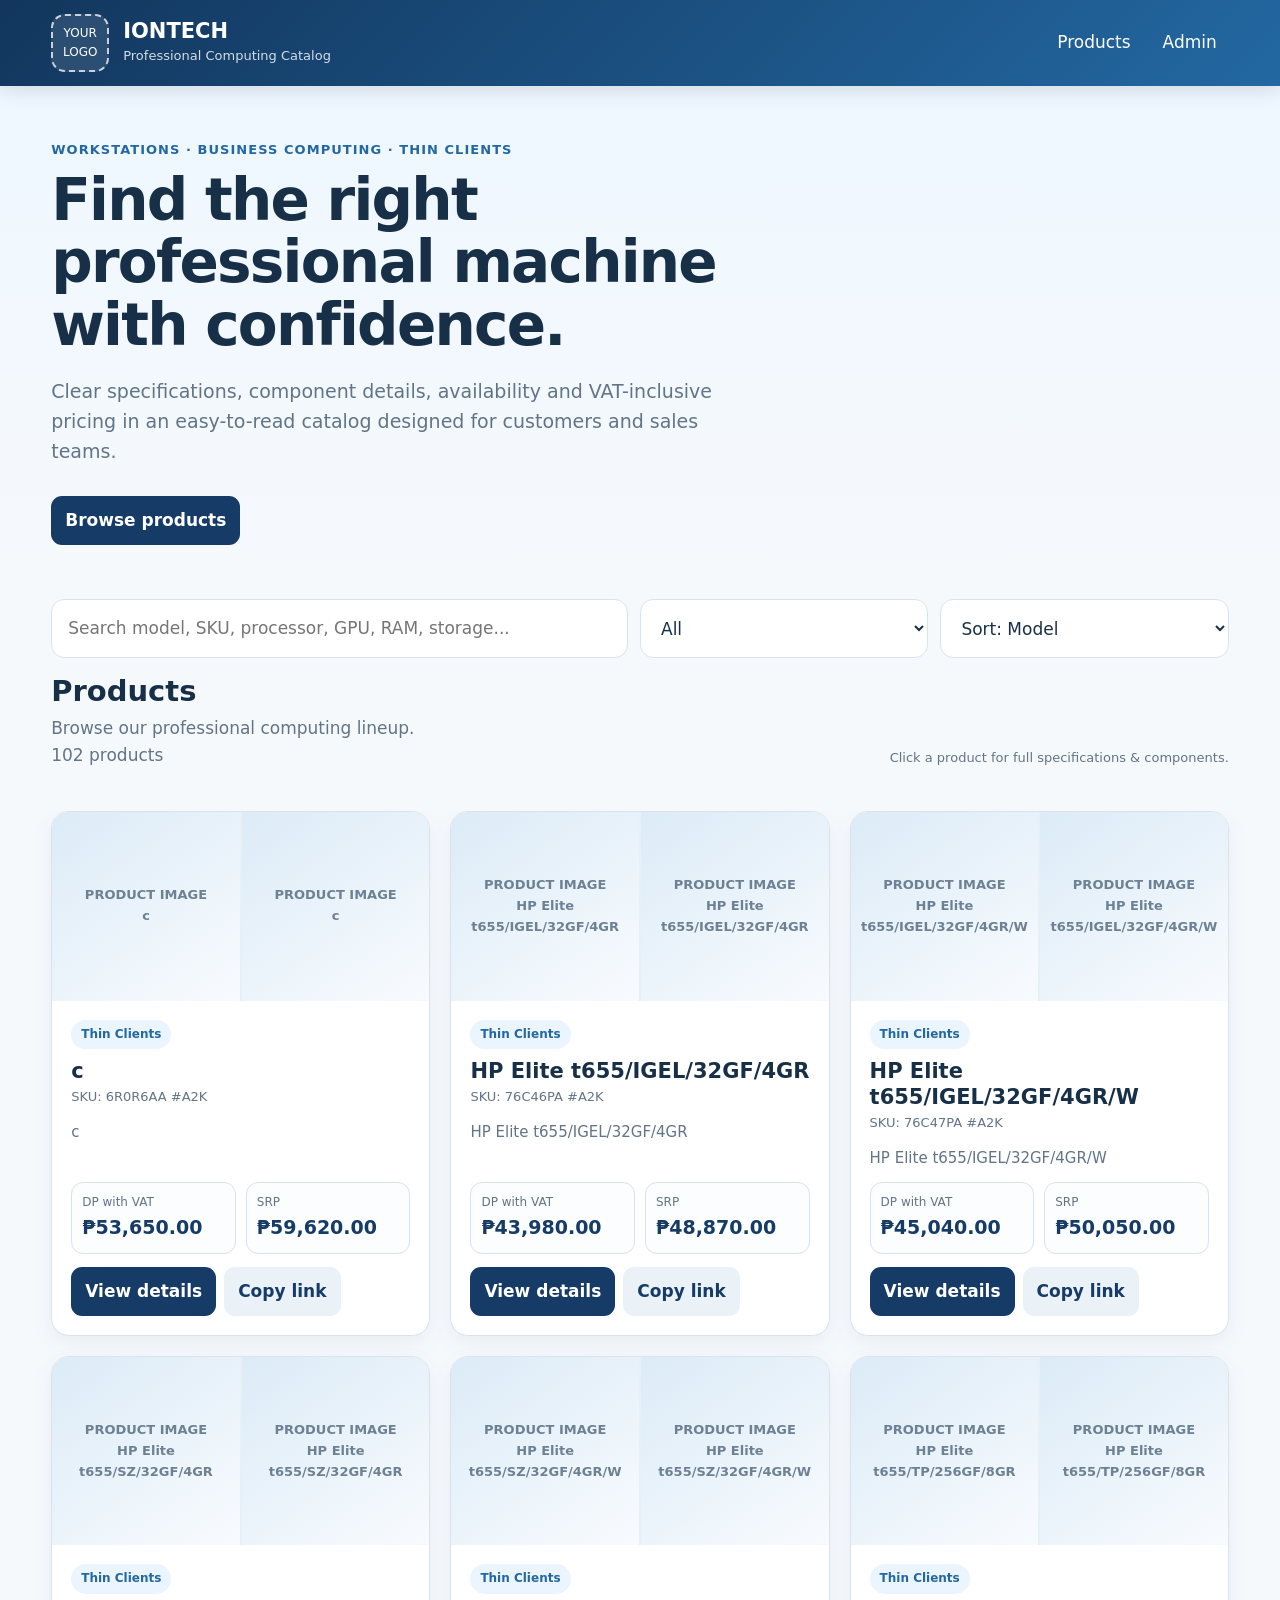
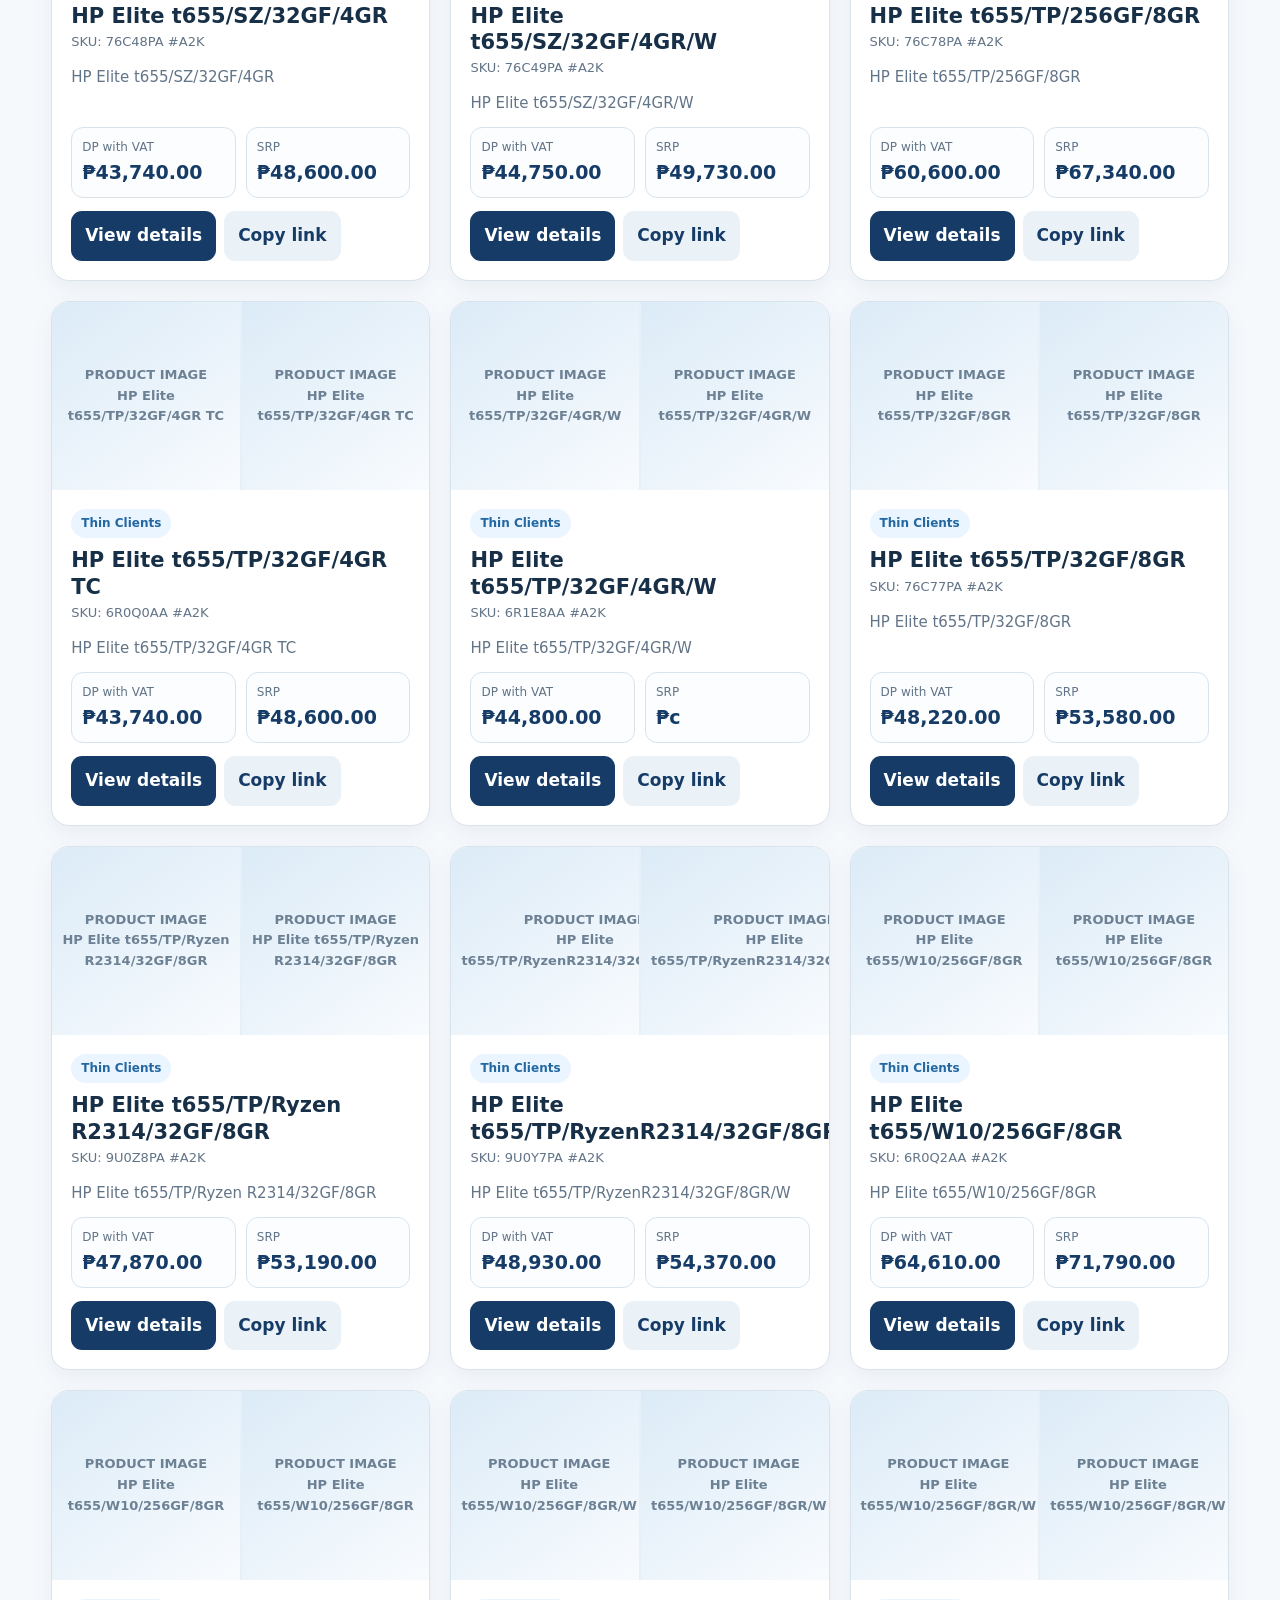
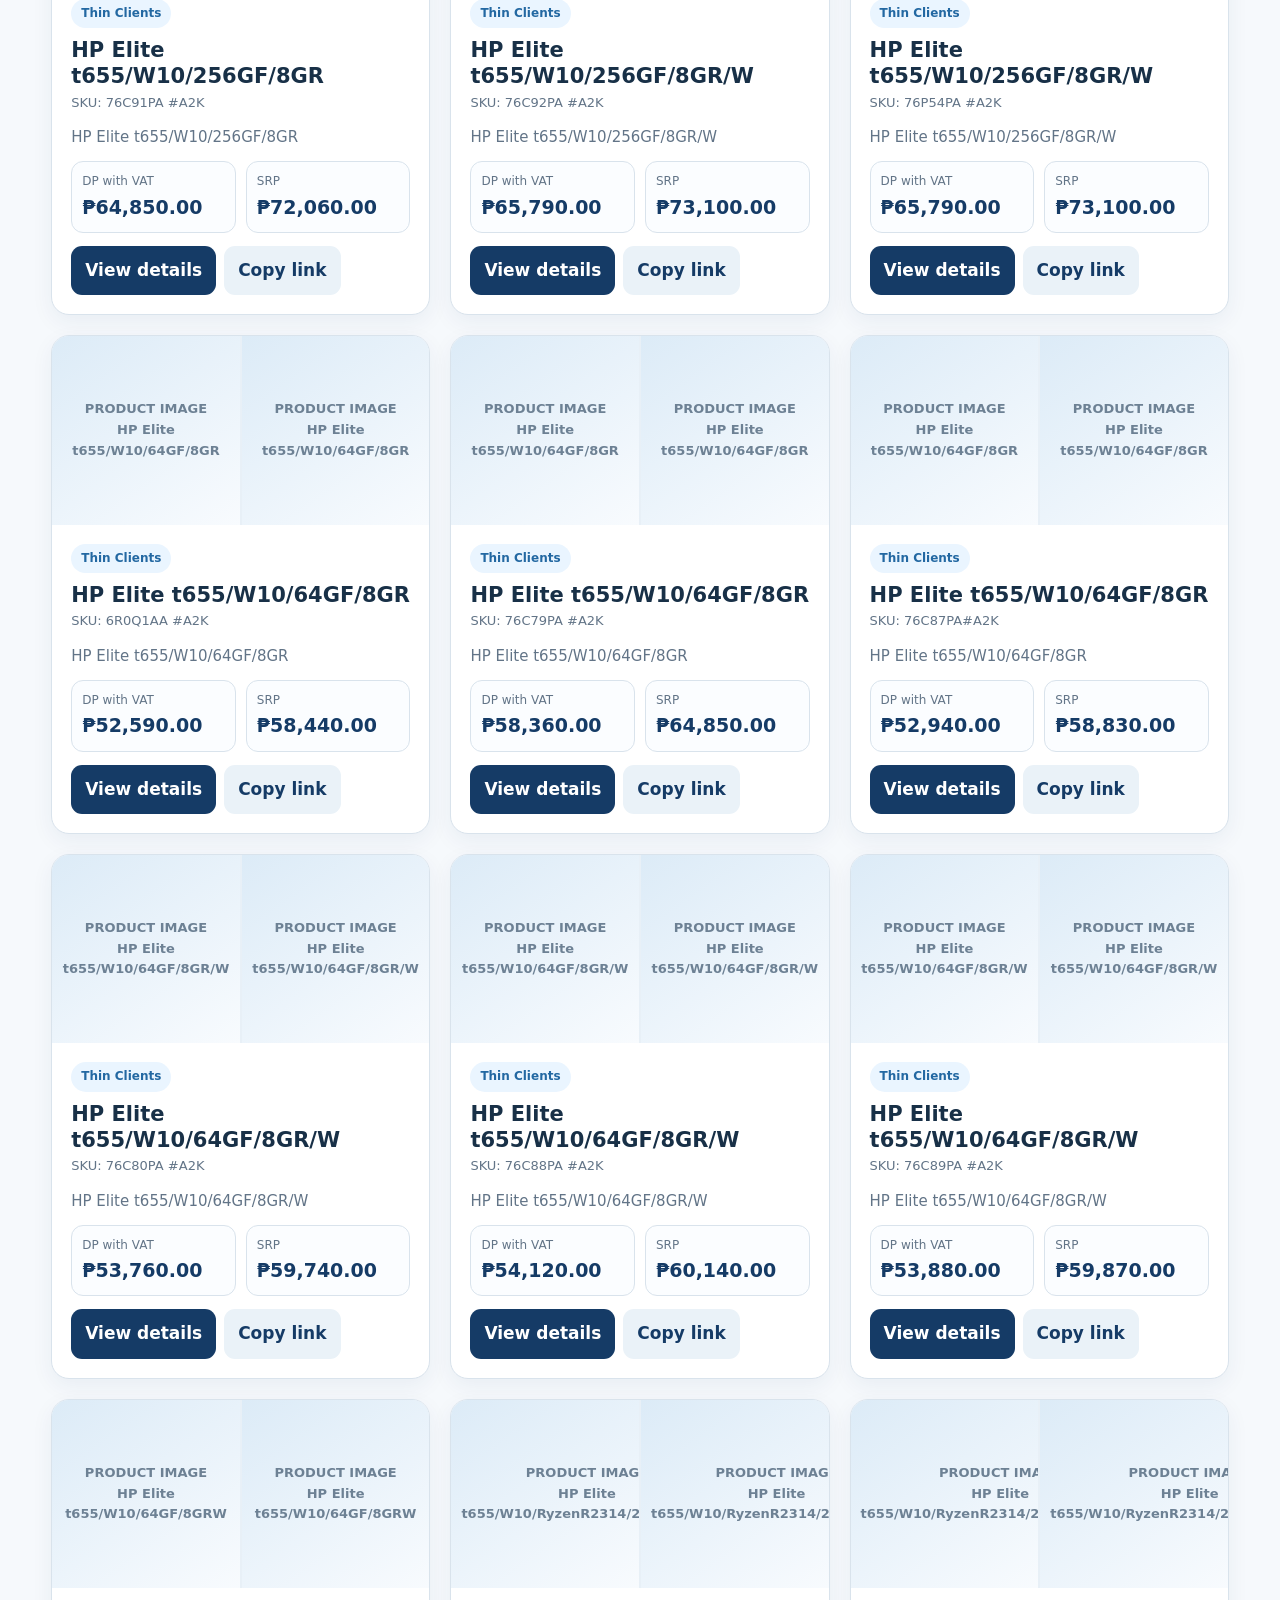
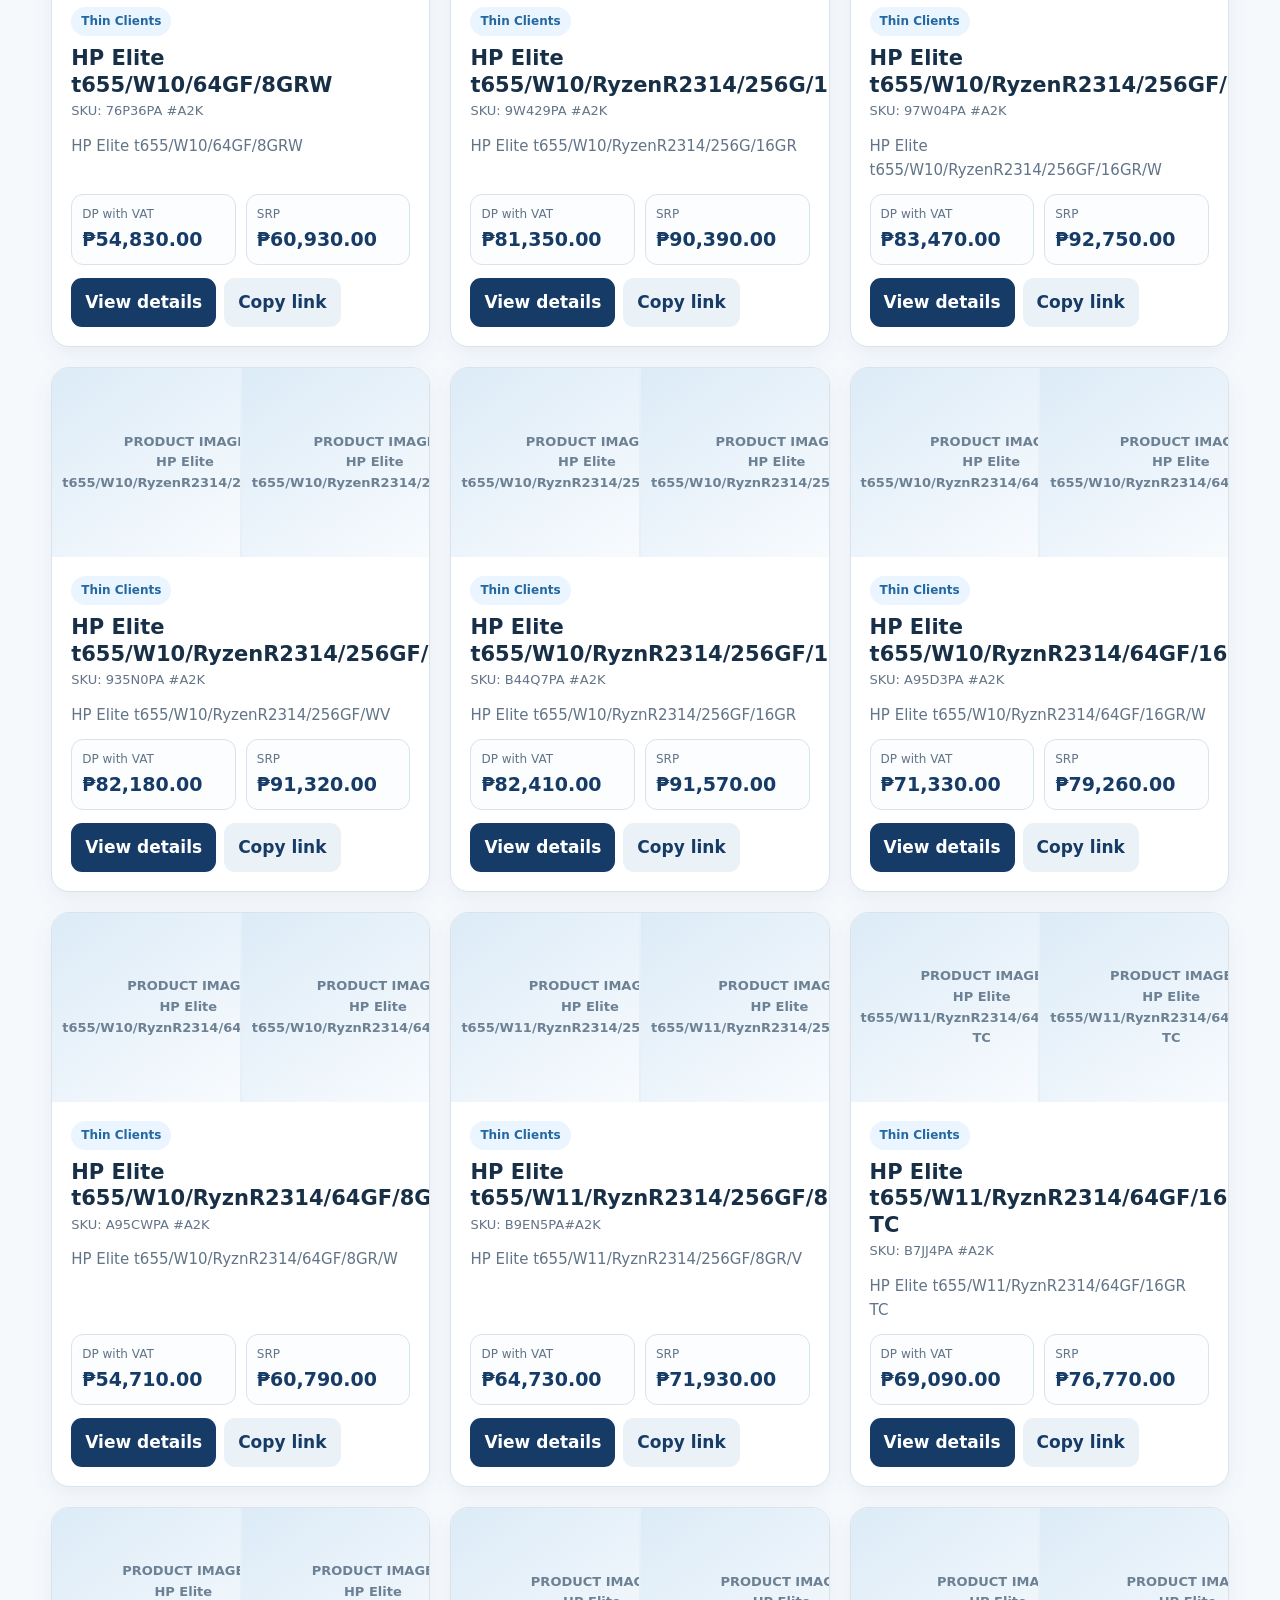
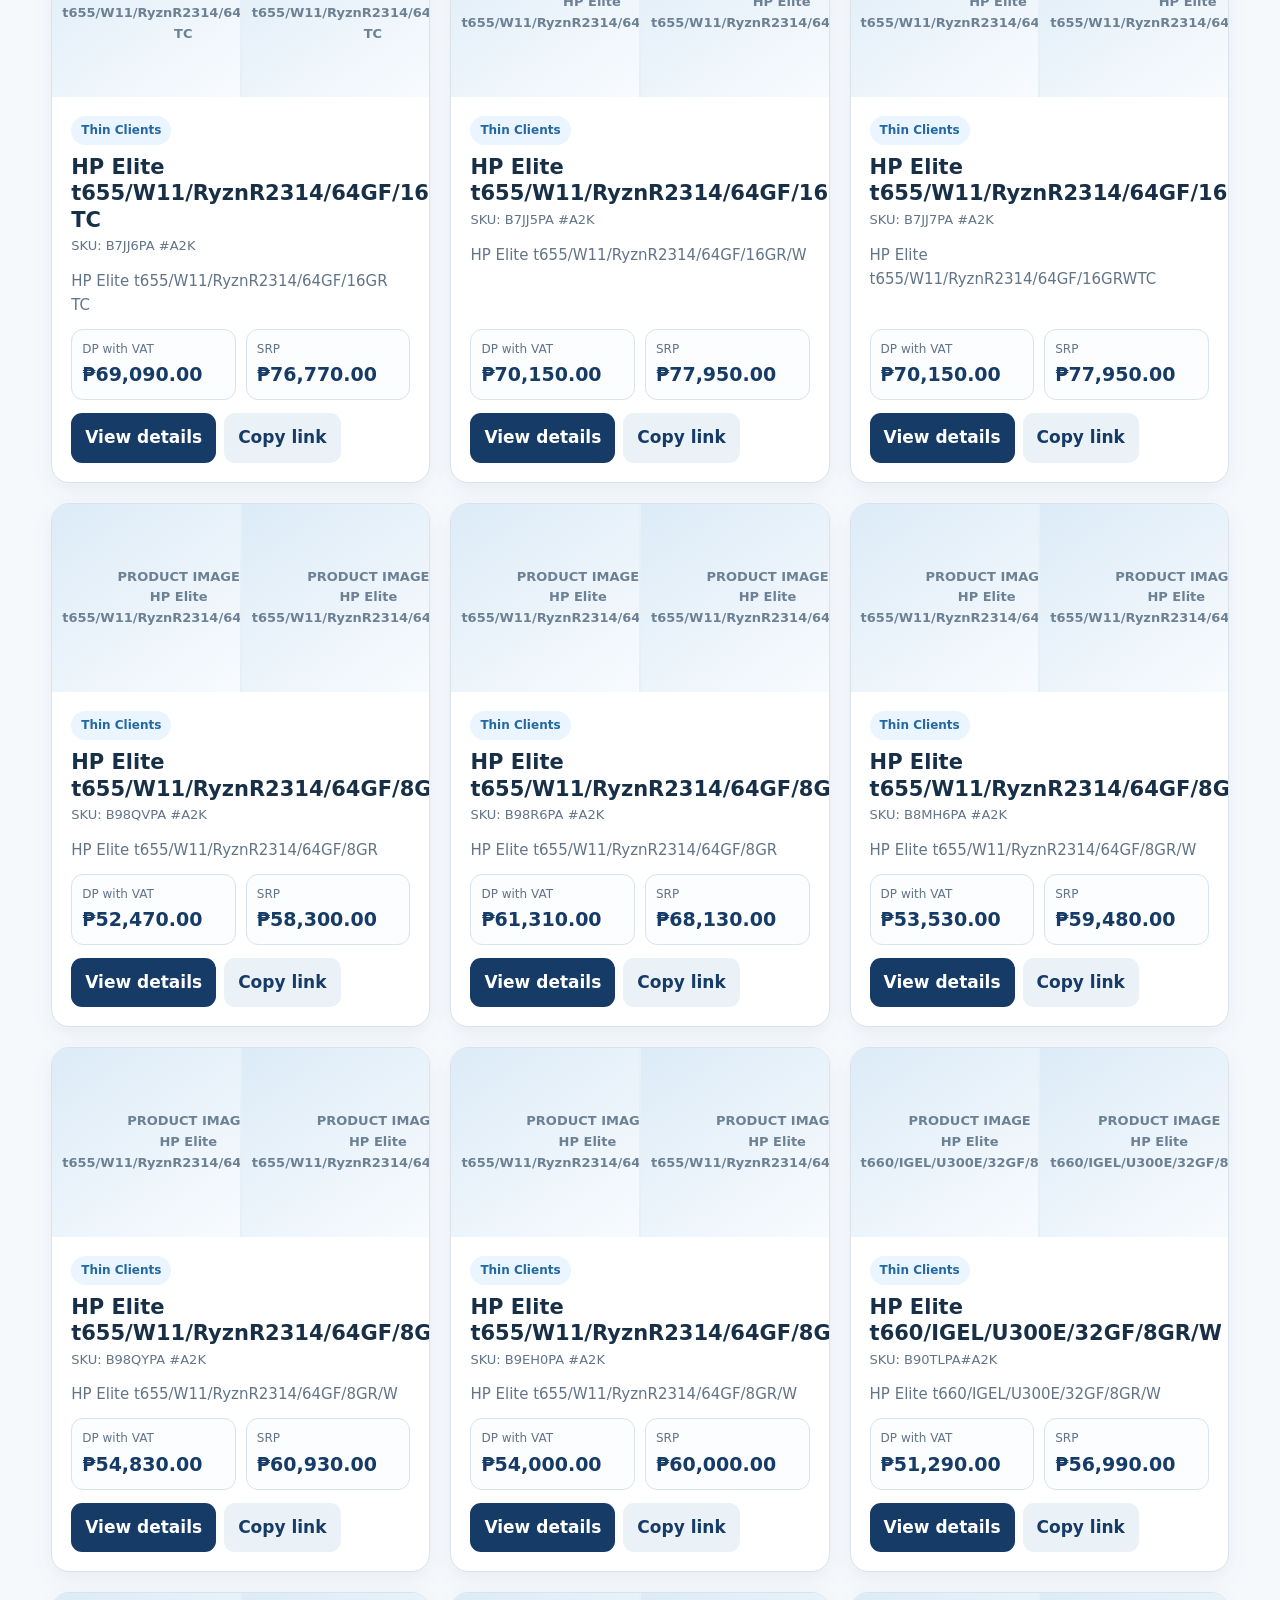
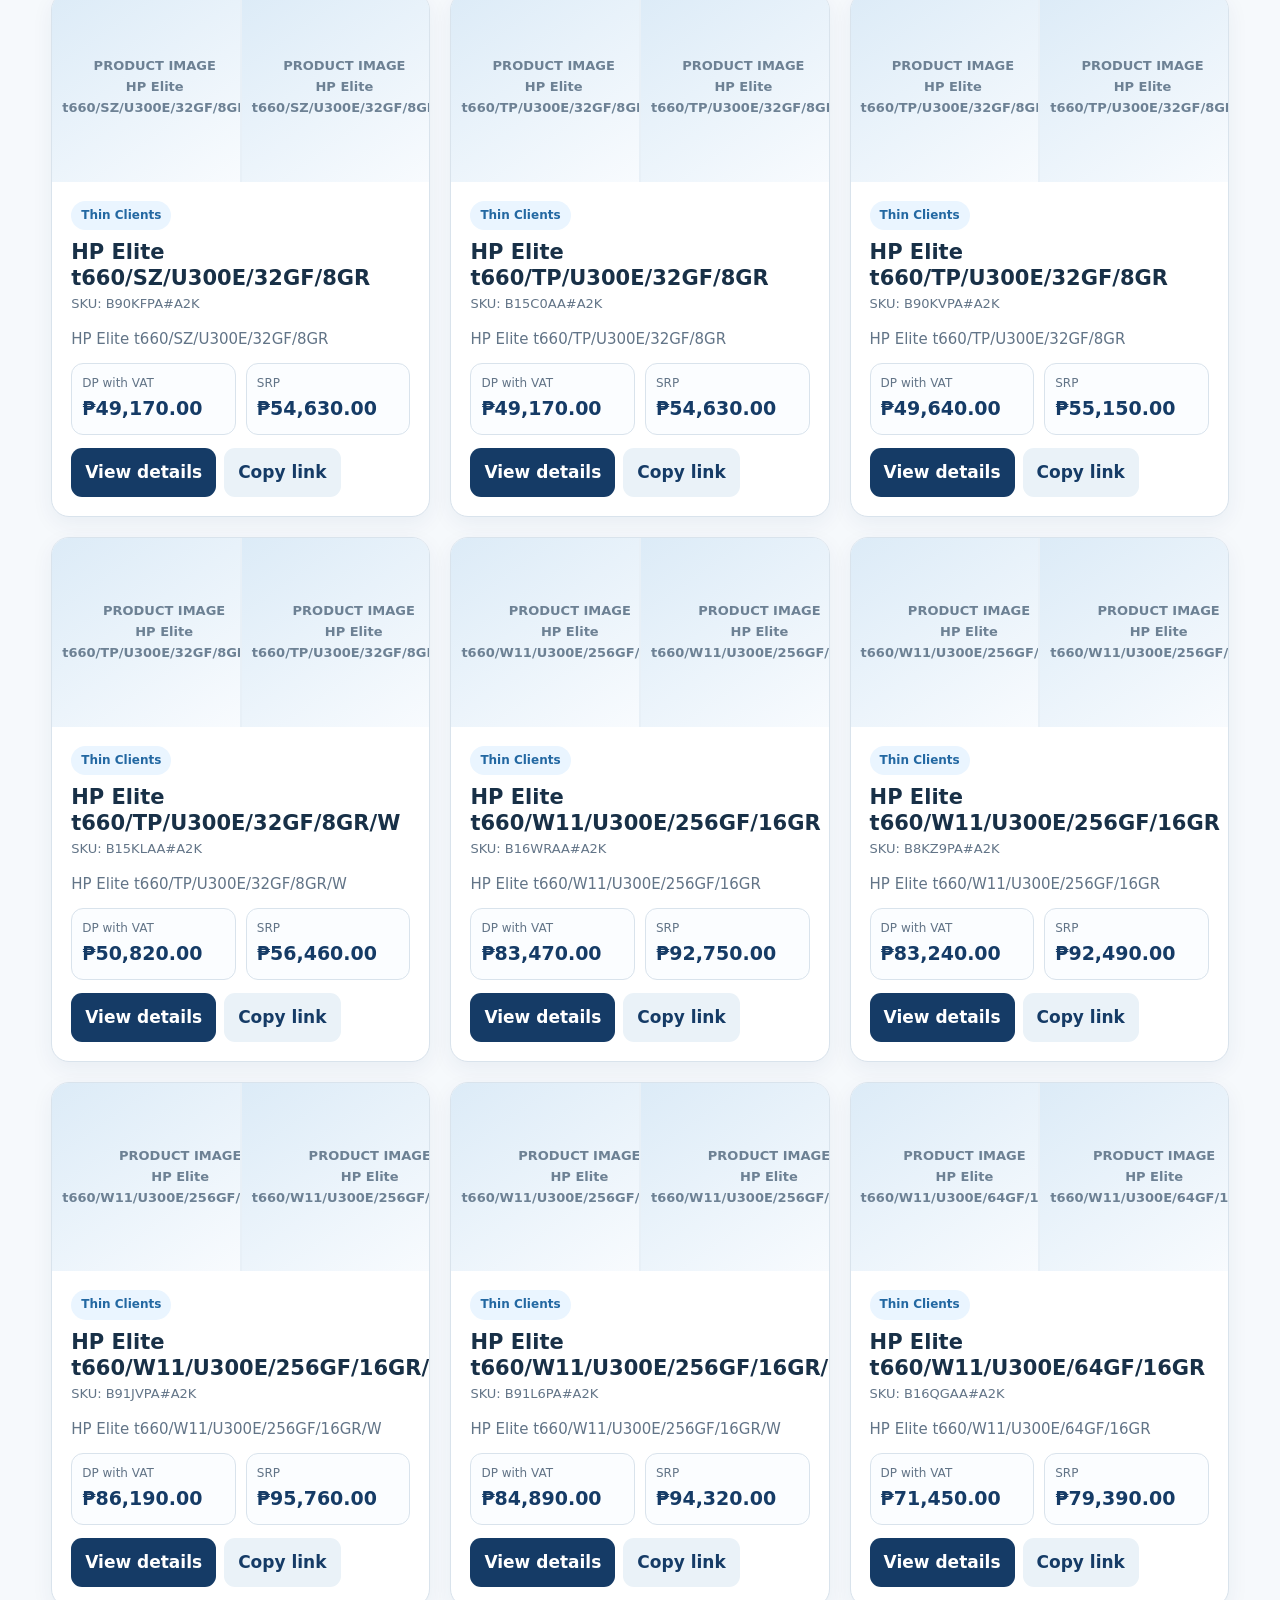
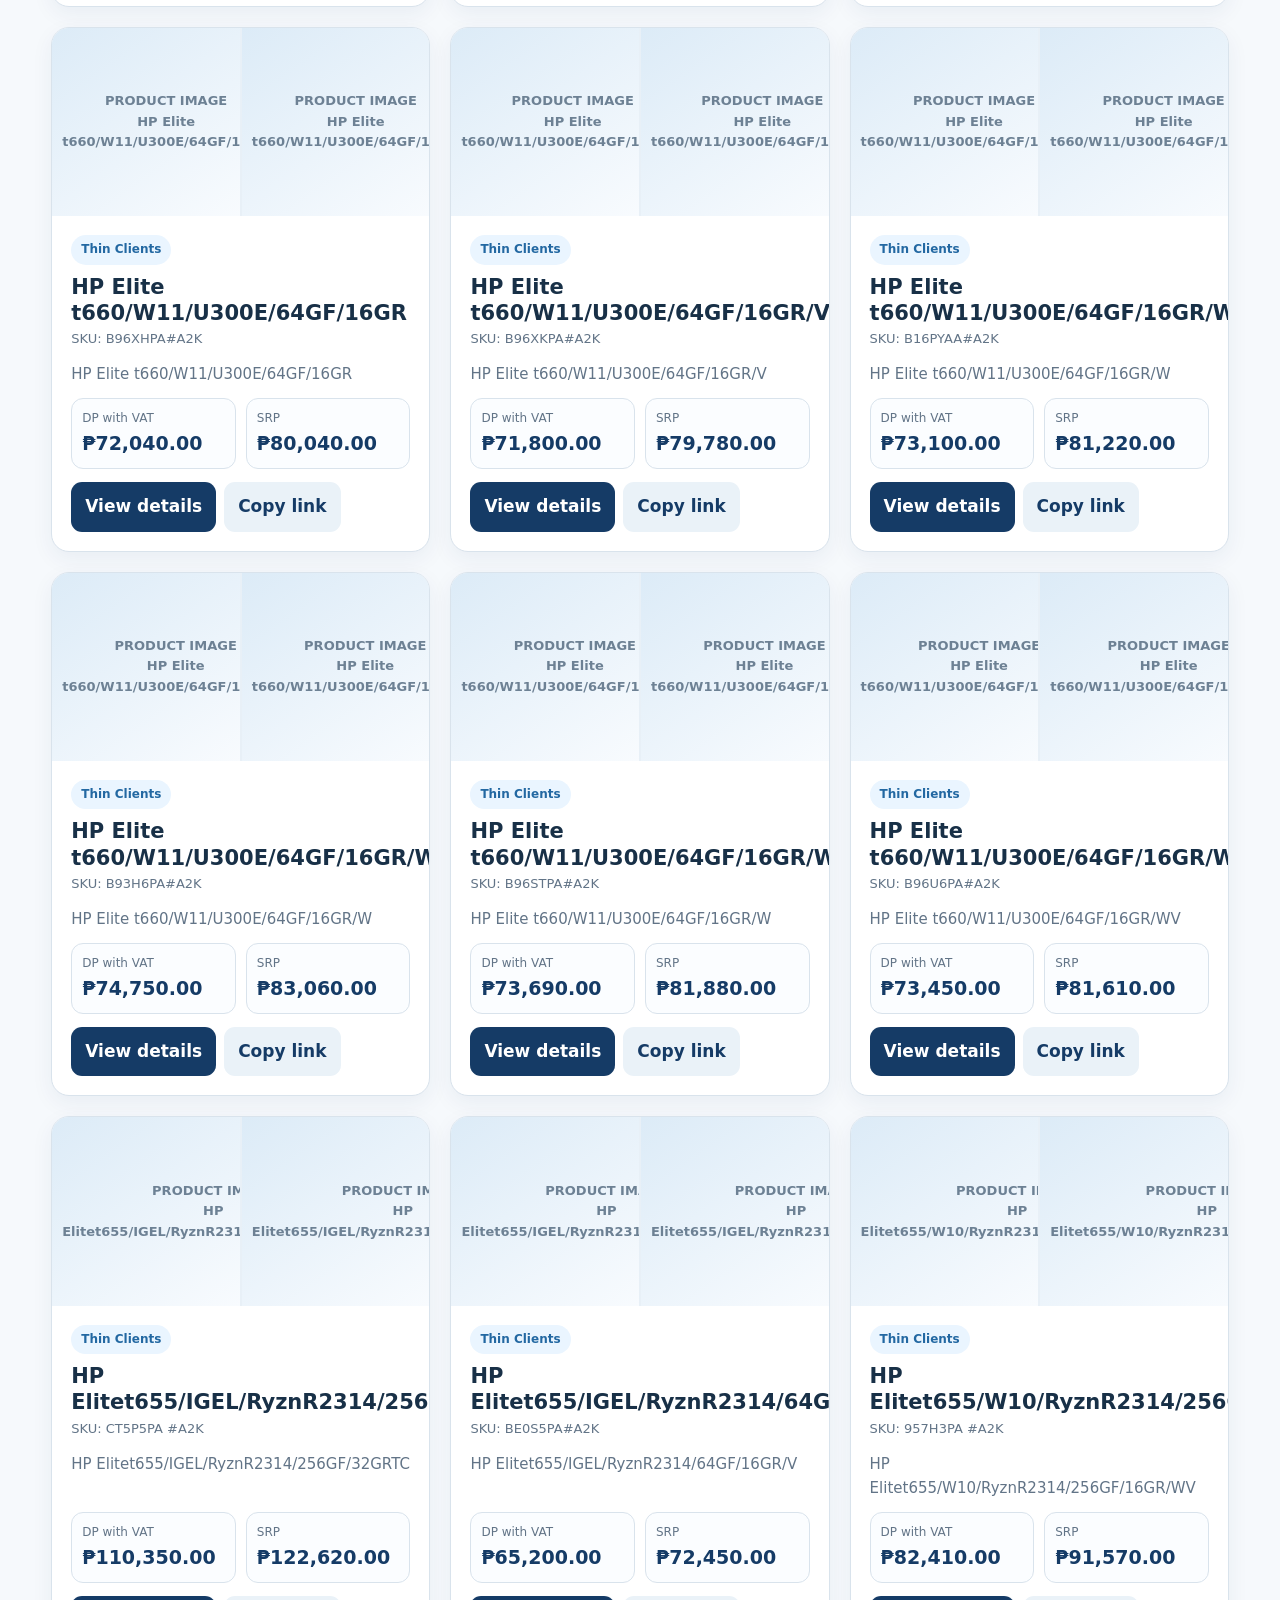
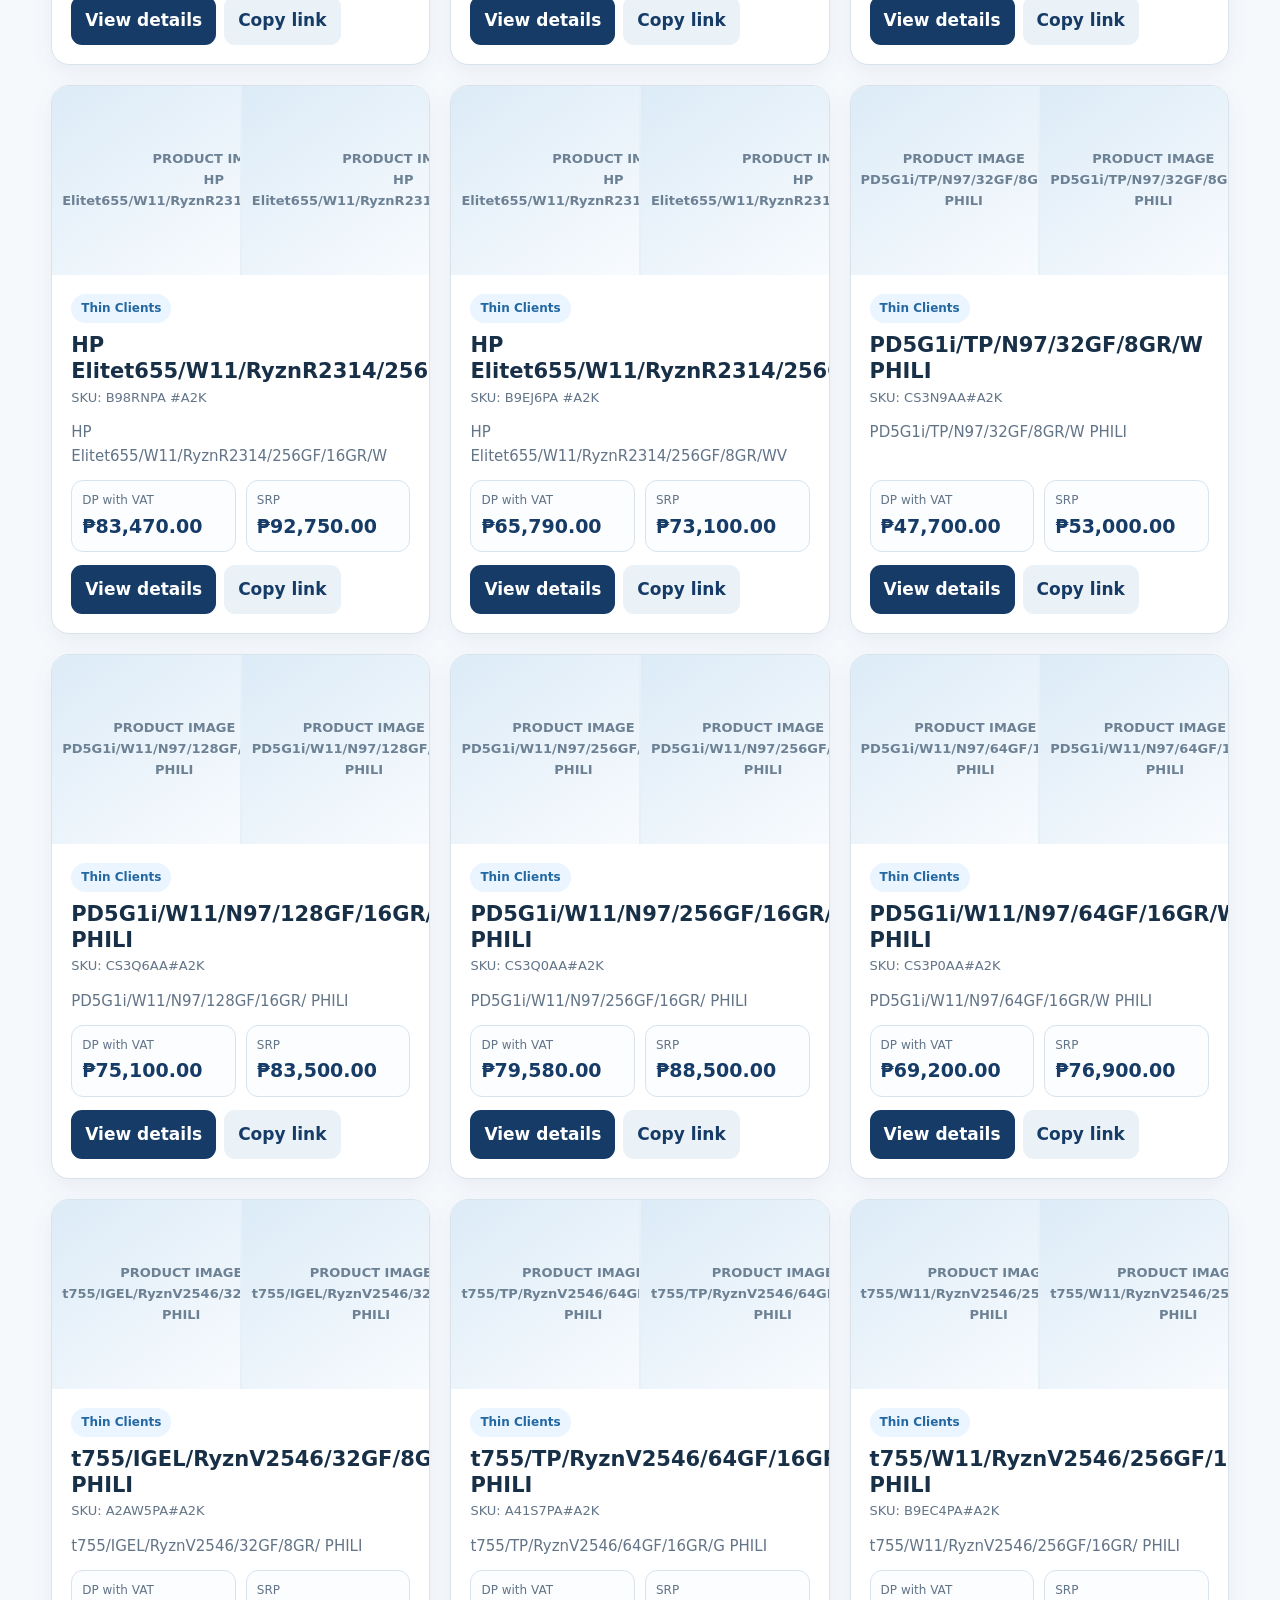
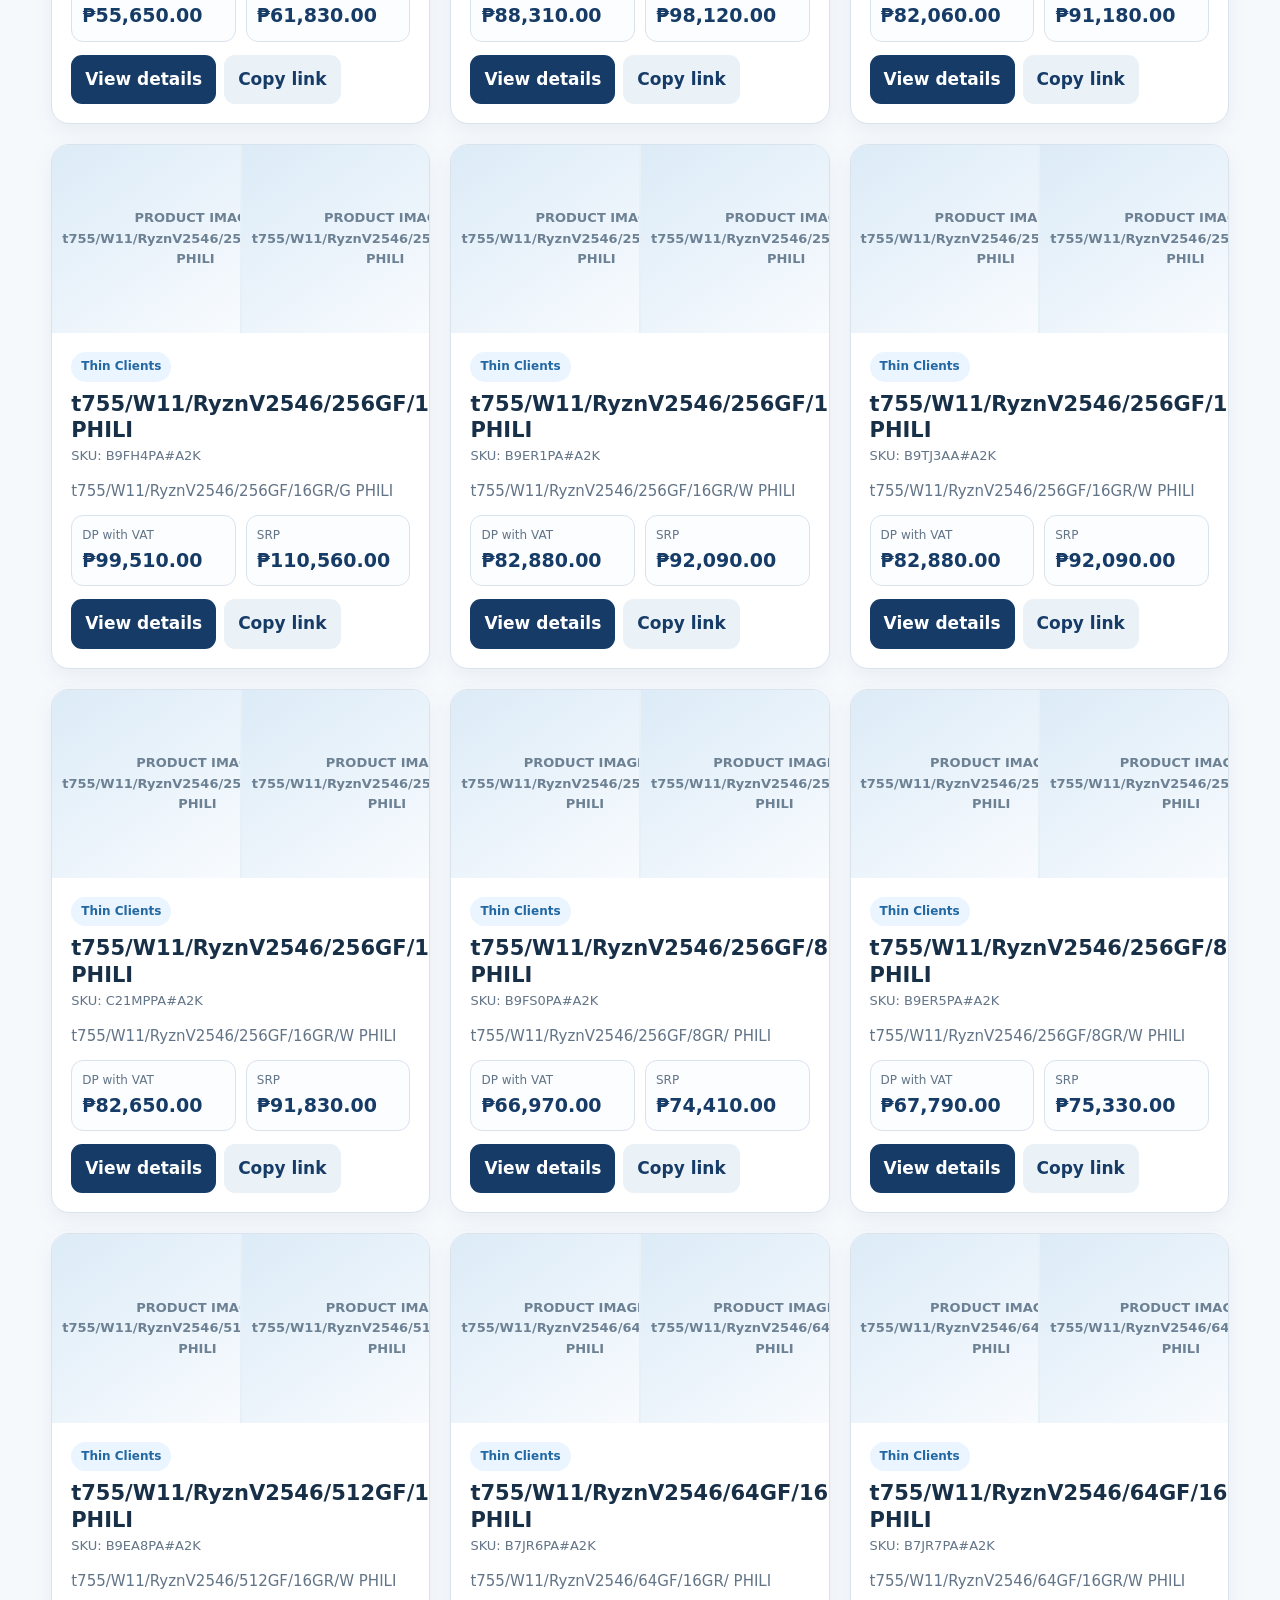
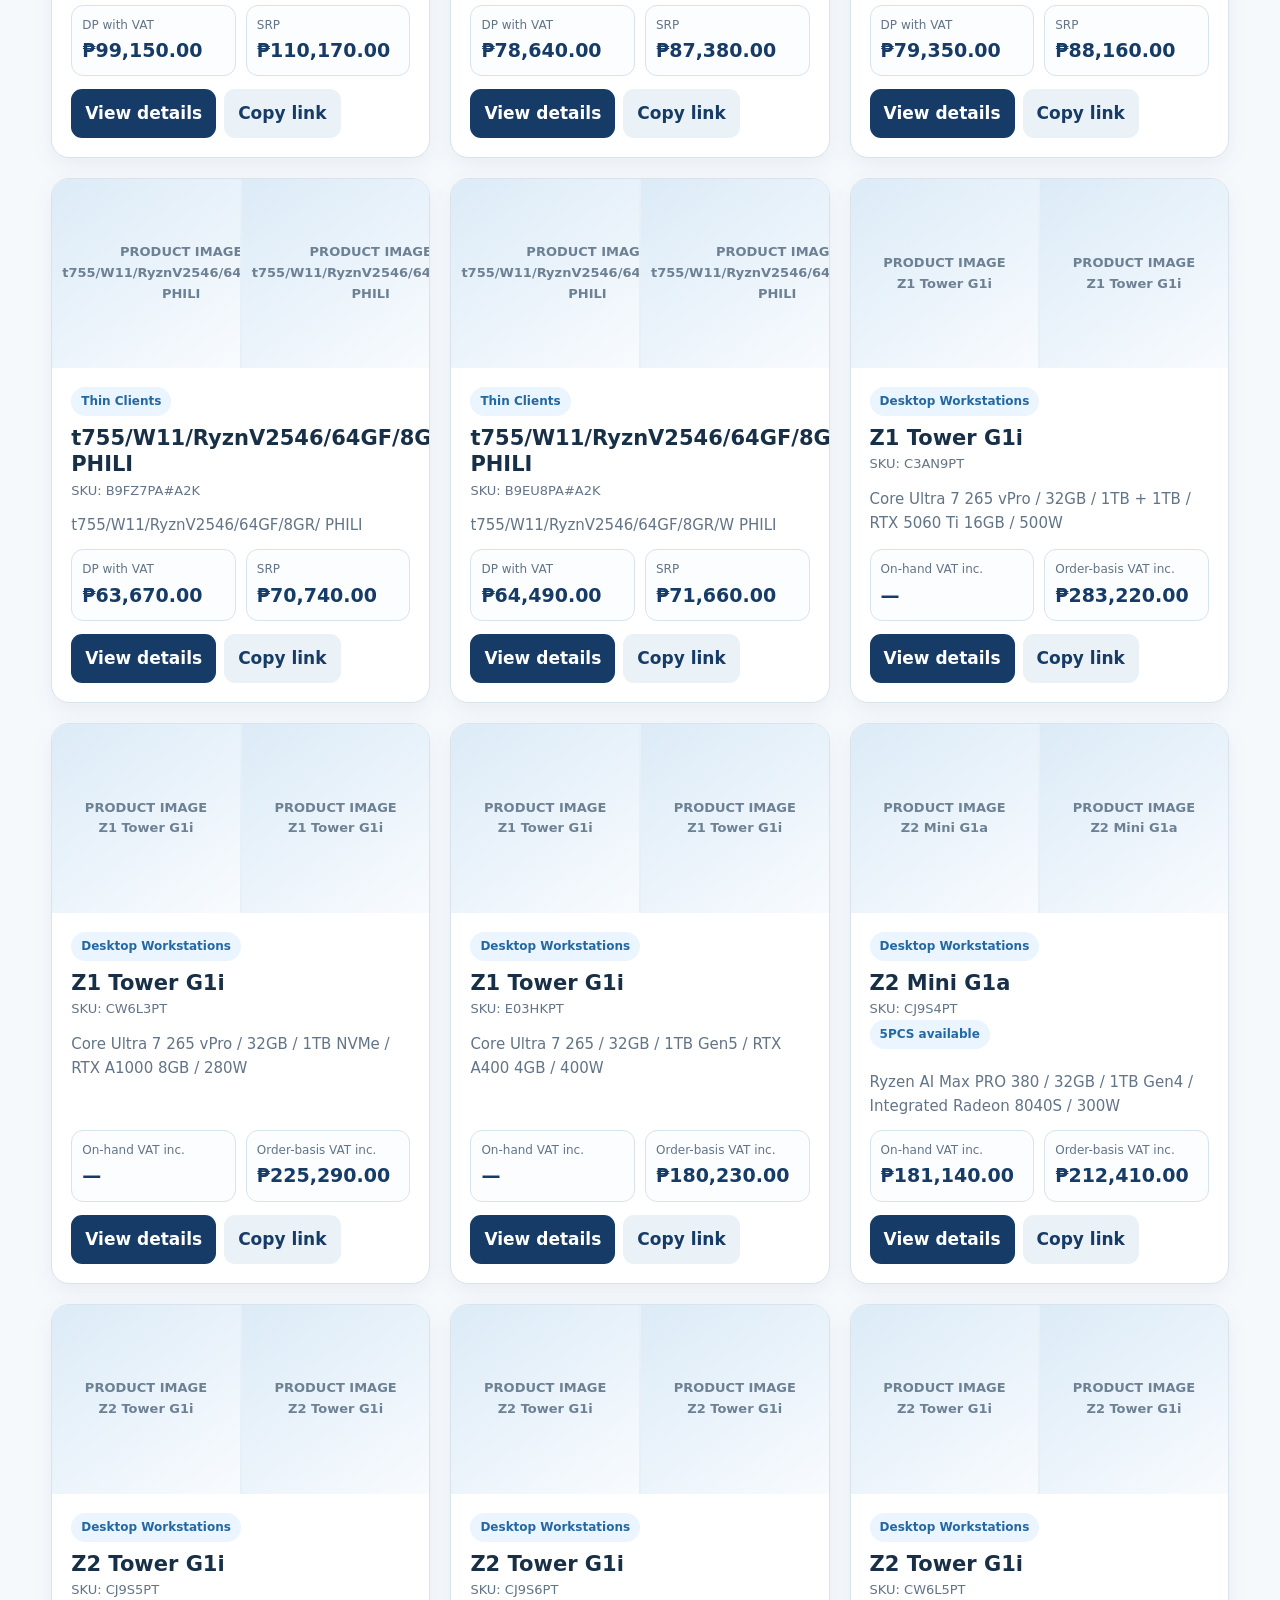
<file: index.html>
<!doctype html>
<html lang="en">
<head>
  <meta charset="utf-8">
  <meta name="viewport" content="width=device-width, initial-scale=1">
  <title>IONTECH Professional Computing Catalog</title>
  <meta name="description" content="Professional workstations and business computing products with specifications, components and VAT-inclusive pricing.">
  <meta name="robots" content="index,follow">
  <meta name="theme-color" content="#153b66">
  <link rel="canonical" href="">
  <link rel="stylesheet" href="./styles.css">
</head>
<body>
<header class="site-header">
  <div class="container nav">
    <a class="brand" href="./" style="text-decoration:none">
      <div class="logo-box" data-logo><span>YOUR<br>LOGO</span></div>
      <div><h1 data-brand>IONTECH</h1><p>Professional Computing Catalog</p></div>
    </a>
    <nav class="nav-links">
      <a href="#catalog">Products</a>
      <a href="./admin.html">Admin</a>
    </nav>
  </div>
</header>

<main>
<section class="hero" id="heroSection">
  <div class="container hero-grid">
    <div>
      <div class="kicker" id="heroKicker">Workstations · Business Computing · Thin Clients</div>
      <h2 id="heroHeading">Find the right professional machine with confidence.</h2>
      <p id="heroSubheading">Clear specifications, component details, availability and VAT-inclusive pricing in an easy-to-read catalog designed for customers and sales teams.</p>
      <a class="btn btn-primary" id="heroButton" href="#catalog" style="display:inline-block;text-decoration:none;margin-top:10px">Browse products</a>
    </div>
  </div>
</section>

<section class="toolbar" id="catalog">
  <div class="container">
    <div class="toolbar-inner">
      <input id="search" class="input" type="search" placeholder="Search model, SKU, processor, GPU, RAM, storage...">
      <select id="category" class="select"><option>All</option></select>
      <select id="sort" class="select">
        <option value="model">Sort: Model</option>
        <option value="priceAsc">Sort: Lowest price</option>
        <option value="priceDesc">Sort: Highest price</option>
      </select>
    </div>
    <div class="catalog-head">
      <div><h3 id="productsHeading">Products</h3><p id="productsSubheading">Browse our professional computing lineup.</p><p id="count">Loading…</p></div>
      <div class="small" id="productsHelper">Click a product for full specifications & components.</div>
    </div>
  </div>
</section>

<section class="container">
  <div id="grid" class="grid"></div>
</section>
</main>

<footer class="footer" id="siteFooter">
  <div class="container">
    <strong data-brand>IONTECH</strong>
    <p id="footerDescription">Professional computing catalog · Prices shown are VAT-inclusive where provided in the source file.</p>
    <p class="small" style="color:#c9d9e7" id="footerNote">For latest availability and commercial terms, confirm with your sales team.</p>
  </div>
</footer>

<div class="modal" id="modal">
  <div class="modal-box" id="modalContent"></div>
</div>

<script src="./products.js"></script>
<script src="./app.js"></script>
</body>
</html>
</file>
<file: styles.css>
:root{
  --navy:#153b66;
  --blue:#2368a2;
  --sky:#eaf5ff;
  --mint:#eaf8f3;
  --gold:#f0b84b;
  --ink:#183047;
  --muted:#627487;
  --line:#d9e3ec;
  --paper:#ffffff;
  --bg:#f6f9fc;
  --danger:#b33a3a;
  --shadow:0 12px 35px rgba(21,59,102,.10);
  --radius:18px;
}
*{box-sizing:border-box}
html{scroll-behavior:smooth}
body{
  margin:0;background:var(--bg);color:var(--ink);
  font-family:Inter,ui-sans-serif,system-ui,-apple-system,BlinkMacSystemFont,"Segoe UI",Arial,sans-serif;
  font-size:17px;line-height:1.6;
}
button,input,select{font:inherit}
button{cursor:pointer}
a{color:inherit}
.container{width:min(1180px,92%);margin:auto}
.site-header{
  background:linear-gradient(135deg,#12365d,#2368a2);
  color:#fff;position:sticky;top:0;z-index:20;
  box-shadow:0 4px 20px rgba(0,0,0,.12)
}
.nav{display:flex;align-items:center;justify-content:space-between;gap:20px;padding:14px 0}
.brand{display:flex;align-items:center;gap:14px;min-width:0}
.logo-box{
  width:58px;height:58px;border:2px dashed rgba(255,255,255,.75);
  border-radius:14px;display:grid;place-items:center;font-size:12px;text-align:center;
  background:rgba(255,255,255,.10);overflow:hidden
}
.logo-box img{width:100%;height:100%;object-fit:contain;background:#fff}
.brand h1{font-size:21px;line-height:1.2;margin:0}
.brand p{margin:2px 0 0;opacity:.82;font-size:13px}
.nav-links{display:flex;gap:8px;align-items:center}
.nav-links a,.nav-links button{
  color:#fff;text-decoration:none;border:0;background:transparent;padding:10px 12px;border-radius:10px
}
.nav-links a:hover,.nav-links button:hover{background:rgba(255,255,255,.13)}
.hero{padding:54px 0 30px;background:linear-gradient(180deg,#eef7ff 0%,#f6f9fc 100%)}
.hero-grid{display:grid;grid-template-columns:1.25fr .75fr;gap:30px;align-items:center}
.kicker{color:var(--blue);font-weight:800;letter-spacing:.08em;text-transform:uppercase;font-size:13px}
.hero h2{font-size:clamp(34px,5vw,58px);line-height:1.08;margin:8px 0 18px;letter-spacing:-.03em}
.hero p{font-size:19px;color:var(--muted);max-width:700px}
.hero-card{background:#fff;border:1px solid var(--line);padding:24px;border-radius:24px;box-shadow:var(--shadow)}
.hero-stat{display:flex;justify-content:space-between;padding:13px 0;border-bottom:1px solid var(--line)}
.hero-stat:last-child{border-bottom:0}
.toolbar{padding:24px 0;position:sticky;top:86px;z-index:10;background:rgba(246,249,252,.96);backdrop-filter:blur(12px)}
.toolbar-inner{display:grid;grid-template-columns:1.4fr .7fr .7fr;gap:12px}
.input,.select{
  width:100%;padding:15px 16px;border:1px solid var(--line);border-radius:13px;
  background:#fff;color:var(--ink);outline:none
}
.input:focus,.select:focus{border-color:var(--blue);box-shadow:0 0 0 4px rgba(35,104,162,.10)}
.chips{display:flex;flex-wrap:wrap;gap:9px;margin-top:12px}
.chip{border:1px solid var(--line);background:#fff;padding:8px 13px;border-radius:999px;color:var(--muted)}
.chip.active{background:var(--navy);color:#fff;border-color:var(--navy)}
.catalog-head{display:flex;justify-content:space-between;align-items:end;gap:20px;margin:10px 0 18px}
.catalog-head h3{font-size:29px;margin:0}
.catalog-head p{margin:0;color:var(--muted)}
.grid{display:grid;grid-template-columns:repeat(3,1fr);gap:20px;padding-bottom:60px}
.card{background:#fff;border:1px solid var(--line);border-radius:var(--radius);overflow:hidden;box-shadow:0 7px 22px rgba(21,59,102,.06);display:flex;flex-direction:column}
.card-media{display:grid;grid-template-columns:1fr 1fr;gap:2px;background:#e8f0f7;aspect-ratio:16/8}
.thumb{background:linear-gradient(145deg,#dcebf7,#f8fbfe);display:grid;place-items:center;overflow:hidden}
.thumb img{width:100%;height:100%;object-fit:cover}
.placeholder{color:#6d8194;text-align:center;padding:10px;font-weight:800;font-size:13px}
.card-body{padding:19px;display:flex;flex-direction:column;flex:1}
.badge{display:inline-flex;align-self:flex-start;padding:5px 10px;border-radius:999px;background:var(--sky);color:var(--blue);font-size:12px;font-weight:800;margin-bottom:9px}
.card h4{margin:0;font-size:21px;line-height:1.25}
.sku{font-size:13px;color:var(--muted);margin-top:3px}
.card-desc{font-size:15px;color:var(--muted);margin:12px 0}
.price-grid{display:grid;grid-template-columns:1fr 1fr;gap:10px;margin-top:auto}
.price-box{border:1px solid var(--line);border-radius:12px;padding:10px;background:#fbfdff}
.price-label{font-size:12px;color:var(--muted)}
.price{font-size:19px;font-weight:900;color:var(--navy)}
.card-actions{display:flex;gap:8px;margin-top:13px}
.btn{border:0;border-radius:11px;padding:11px 14px;font-weight:800}
.btn-primary{background:var(--navy);color:#fff}
.btn-secondary{background:#eaf2f8;color:var(--navy)}
.btn-danger{background:#fff0f0;color:var(--danger)}
.empty{padding:50px;text-align:center;color:var(--muted);background:#fff;border:1px dashed var(--line);border-radius:18px;grid-column:1/-1}
.modal{position:fixed;inset:0;background:rgba(11,30,48,.60);display:none;align-items:center;justify-content:center;padding:20px;z-index:50}
.modal.open{display:flex}
.modal-box{width:min(1050px,100%);max-height:92vh;overflow:auto;background:#fff;border-radius:22px;box-shadow:0 30px 80px rgba(0,0,0,.28)}
.modal-top{display:flex;justify-content:space-between;gap:15px;padding:20px 24px;border-bottom:1px solid var(--line);position:sticky;top:0;background:#fff;z-index:2}
.close{border:0;background:#eef3f7;width:42px;height:42px;border-radius:50%;font-size:23px}
.detail{padding:24px}
.detail-grid{display:grid;grid-template-columns:.8fr 1.2fr;gap:28px}
.gallery{display:grid;grid-template-columns:1fr 1fr;gap:8px}
.gallery .thumb{aspect-ratio:1/1;border-radius:14px}
.detail h2{font-size:36px;line-height:1.15;margin:0 0 6px}
.detail .lead{color:var(--muted);font-size:18px}
.detail-prices{display:grid;grid-template-columns:1fr 1fr;gap:12px;margin:20px 0}
.detail-price{padding:16px;border-radius:14px;background:var(--mint);border:1px solid #cde9df}
.detail-price strong{display:block;font-size:25px;color:#17624e}
.specs{border-collapse:collapse;width:100%;margin-top:18px}
.specs th,.specs td{padding:12px 10px;border-bottom:1px solid var(--line);text-align:left;vertical-align:top}
.specs th{width:32%;color:#4c6377;background:#fbfdff}
.components{display:grid;grid-template-columns:1fr 1fr;gap:8px;margin-top:15px}
.component{border:1px solid var(--line);border-radius:10px;padding:10px}
.component b{font-size:12px;color:var(--blue)}
.footer{background:#12365d;color:#fff;padding:36px 0;margin-top:30px}
.footer p{margin:4px 0;color:#dce9f5}
.admin-wrap{padding:35px 0 70px}
.admin-card{background:#fff;border:1px solid var(--line);border-radius:18px;padding:22px;box-shadow:var(--shadow);margin-bottom:20px}
.admin-grid{display:grid;grid-template-columns:repeat(2,1fr);gap:14px}
.field label{display:block;font-size:13px;font-weight:800;margin-bottom:5px}
.field input,.field textarea,.field select{width:100%;padding:12px;border:1px solid var(--line);border-radius:10px}
.field textarea{min-height:100px;resize:vertical}
.image-admin{display:grid;grid-template-columns:1fr 1fr;gap:12px}
.image-slot{border:1px dashed #aebdca;border-radius:12px;padding:10px;background:#f9fbfd}
.image-slot img{width:100%;aspect-ratio:16/9;object-fit:contain;background:#edf3f8;border-radius:9px;margin-bottom:8px}
.notice{padding:14px 16px;border-radius:12px;background:#fff7df;border:1px solid #efd58e;color:#71591c;margin-bottom:16px}
.admin-list{display:grid;gap:10px}
.admin-row{display:grid;grid-template-columns:1fr auto;gap:10px;align-items:center;border:1px solid var(--line);border-radius:12px;padding:12px}
.hidden{display:none!important}
.small{font-size:13px;color:var(--muted)}
@media(max-width:900px){
  .hero-grid,.detail-grid{grid-template-columns:1fr}
  .grid{grid-template-columns:repeat(2,1fr)}
  .toolbar-inner{grid-template-columns:1fr}
}
@media(max-width:620px){
  body{font-size:16px}
  .nav{align-items:flex-start}
  .nav-links{display:none}
  .grid{grid-template-columns:1fr}
  .price-grid,.detail-prices,.components,.admin-grid,.image-admin{grid-template-columns:1fr}
  .hero{padding-top:34px}
}
.table-wrap{overflow:auto}.specs thead th{background:#f4f7fa}.specs td,.specs th{vertical-align:top}.components{display:none}
</file>
